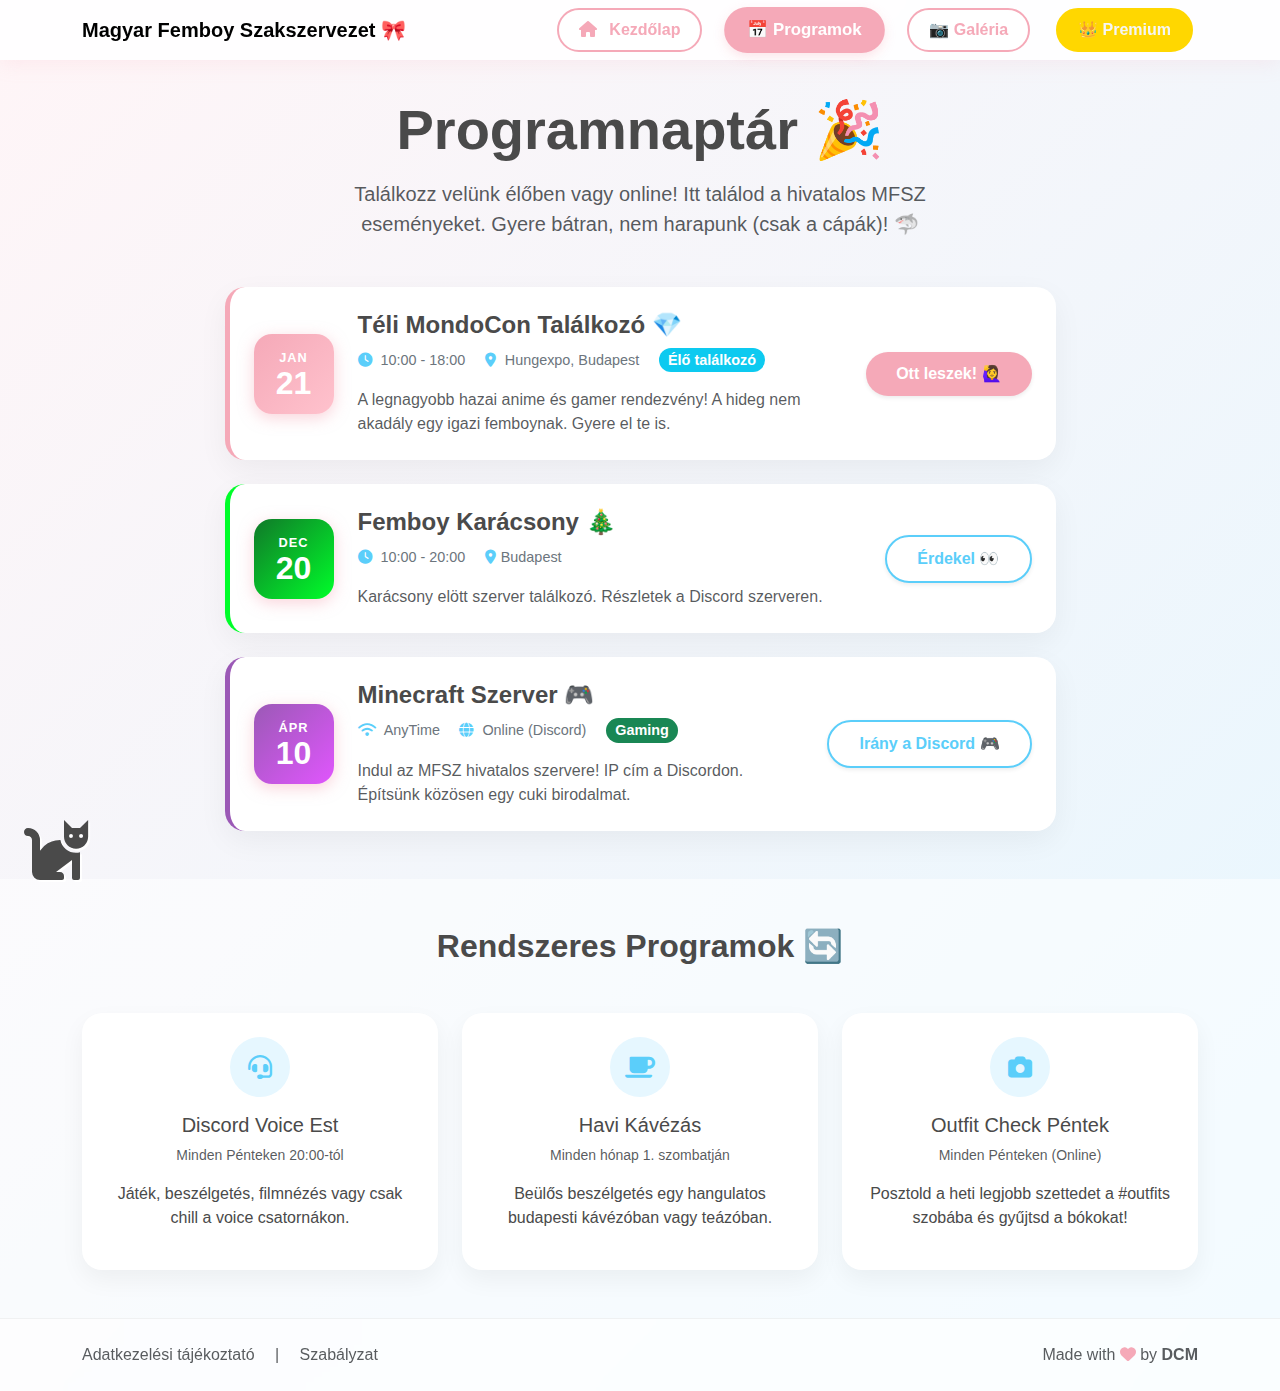
<file: events.html>
<!DOCTYPE html>
<html lang="hu">

<head>
    <meta charset="UTF-8">
    <meta name="viewport" content="width=device-width, initial-scale=1.0">
    <title>Programok | MFSZ</title>
    <link href="https://cdn.jsdelivr.net/npm/bootstrap@5.3.0/dist/css/bootstrap.min.css" rel="stylesheet">
    <link rel="stylesheet" href="https://cdnjs.cloudflare.com/ajax/libs/font-awesome/6.0.0/css/all.min.css">
    <link rel="preload" href="style.css" as="style" onload="this.onload=null;this.rel='stylesheet'">
    <noscript>
        <link rel="stylesheet" href="style.css">
    </noscript>
</head>

<body>
    <div id="navbar-placeholder"></div>
    <section class="py-5 mt-5">
        <div class="container text-center">
            <h1 class="display-4 fw-bold mb-3">Programnaptár <span style="color: var(--pink)">🎉</span></h1>
            <p class="lead text-muted" style="max-width: 600px; margin: 0 auto;">
                Találkozz velünk élőben vagy online! Itt találod a hivatalos MFSZ eseményeket.
                Gyere bátran, nem harapunk (csak a cápák)! 🦈
            </p>
        </div>
    </section>

    <section class="pb-5">
        <div class="container">
            <div class="row justify-content-center g-4">

                <div class="col-lg-9">
                    <div class="event-card-modern p-4 d-flex align-items-center flex-column flex-md-row gap-4">
                        <div class="date-box">
                            <span class="month">JAN</span>
                            <span class="day">21</span>
                        </div>

                        <div class="flex-grow-1 text-center text-md-start">
                            <h3 class="h4 fw-bold mb-2">Téli MondoCon Találkozó 💎</h3>
                            <div class="event-meta mb-3">
                                <span><i class="fas fa-clock"></i> 10:00 - 18:00</span>
                                <span><i class="fas fa-map-marker-alt"></i> Hungexpo, Budapest</span>
                                <span class="badge bg-info text-white rounded-pill">Élő találkozó</span>
                            </div>
                            <p class="text-muted mb-0">
                                A legnagyobb hazai anime és gamer rendezvény! A hideg nem akadály egy igazi femboynak.
                                Gyere el te is.
                            </p>
                        </div>

                        <div>
                            <a href="#" class="btn btn-primary-custom shadow-sm text-nowrap">Ott leszek! 🙋‍♀️</a>
                        </div>
                    </div>
                </div>

                <div class="col-lg-9">
                    <div class="event-card-modern p-4 d-flex align-items-center flex-column flex-md-row gap-4"
                        style="border-left-color: #00fe2a;">
                        <div class="date-box" style="background: linear-gradient(135deg, #107929, #00fe2a);">
                            <span class="month">DEC</span>
                            <span class="day">20</span>
                        </div>

                        <div class="flex-grow-1 text-center text-md-start">
                            <h3 class="h4 fw-bold mb-2">Femboy Karácsony 🎄</h3>
                            <div class="event-meta mb-3">
                                <span><i class="fas fa-clock"></i> 10:00 - 20:00</span>
                                <span><i class="fas fa-map-marker-alt"></i>Budapest</span>
                            </div>
                            <p class="text-muted mb-0">
                                Karácsony elött szerver találkozó. Részletek a Discord szerveren.
                            </p>
                        </div>

                        <div>
                            <a href="#" class="btn btn-secondary-custom shadow-sm text-nowrap">Érdekel 👀</a>
                        </div>
                    </div>
                </div>

                <div class="col-lg-9">
                    <div class="event-card-modern p-4 d-flex align-items-center flex-column flex-md-row gap-4"
                        style="border-left-color: #9b59b6;">
                        <div class="date-box" style="background: linear-gradient(135deg, #9b59b6, #e056fd);">
                            <span class="month">ÁPR</span>
                            <span class="day">10</span>
                        </div>

                        <div class="flex-grow-1 text-center text-md-start">
                            <h3 class="h4 fw-bold mb-2">Minecraft Szerver 🎮</h3>
                            <div class="event-meta mb-3">
                                <span><i class="fas fa-wifi"></i> AnyTime</span>
                                <span><i class="fas fa-globe"></i> Online (Discord)</span>
                                <span class="badge bg-success text-white rounded-pill">Gaming</span>
                            </div>
                            <p class="text-muted mb-0">
                                Indul az MFSZ hivatalos szervere! IP cím a Discordon.
                                <br>Építsünk közösen egy cuki birodalmat.

                            </p>
                        </div>

                        <div>
                            <a href="index#social-stats" class="btn btn-secondary-custom shadow-sm text-nowrap">Irány a
                                Discord
                                🎮</a>
                        </div>
                    </div>
                </div>

            </div>
        </div>
    </section>

    <section class="py-5 bg-white bg-opacity-50">
        <div class="container">
            <h2 class="text-center fw-bold mb-5">Rendszeres Programok 🔄</h2>
            <div class="row g-4 justify-content-center">

                <div class="col-md-4">
                    <div class="custom-card p-4 text-center h-100">
                        <div class="regular-event-icon mx-auto">
                            <i class="fas fa-headset"></i>
                        </div>
                        <h5>Discord Voice Est</h5>
                        <p class="text-muted small">Minden Pénteken 20:00-tól</p>
                        <p>Játék, beszélgetés, filmnézés vagy csak chill a voice csatornákon.</p>
                    </div>
                </div>

                <div class="col-md-4">
                    <div class="custom-card p-4 text-center h-100">
                        <div class="regular-event-icon mx-auto">
                            <i class="fas fa-coffee"></i>
                        </div>
                        <h5>Havi Kávézás</h5>
                        <p class="text-muted small">Minden hónap 1. szombatján</p>
                        <p>Beülős beszélgetés egy hangulatos budapesti kávézóban vagy teázóban.</p>
                    </div>
                </div>

                <div class="col-md-4">
                    <div class="custom-card p-4 text-center h-100">
                        <div class="regular-event-icon mx-auto">
                            <i class="fas fa-camera"></i>
                        </div>
                        <h5>Outfit Check Péntek</h5>
                        <p class="text-muted small">Minden Pénteken (Online)</p>
                        <p>Posztold a heti legjobb szettedet a #outfits szobába és gyűjtsd a bókokat!</p>
                    </div>
                </div>

            </div>
        </div>
    </section>
    <div id="corner-cat" class="d-none d-sm-block corner-cat">
        <div class="speech-bubble" id="cat-bubble">Nyau! 😽</div>
        <i class="fas fa-cat cat-icon"></i>
    </div>

    <div class="modal fade" id="premiumModal" tabindex="-1" aria-hidden="true">
        <div class="modal-dialog modal-dialog-centered">
            <div class="modal-content text-center p-5" style="border: 3px solid gold;">
                <h2 class="fw-bold mb-5">👑 Prémium Tagság</h2>
                <p class="lead">A tartalom megtekintéséhez életkor-ellenőrzés szükséges.</p>
                <p class="fw-bold text-danger">Elmúltál már 18 éves?</p>

                <div class="d-flex justify-content-center gap-3 mt-3">
                    <button class="btn btn-success btn-lg px-4" id="btn-age-yes">IGEN</button>
                    <button class="btn btn-secondary btn-lg px-4" data-bs-dismiss="modal">NEM</button>
                </div>
            </div>
        </div>
    </div>
    <div id="footer-placeholder"></div>

    <script src="script.js"></script>
    <script src="https://cdn.jsdelivr.net/npm/bootstrap@5.3.0/dist/js/bootstrap.bundle.min.js"></script>
</body>

</html>
</file>
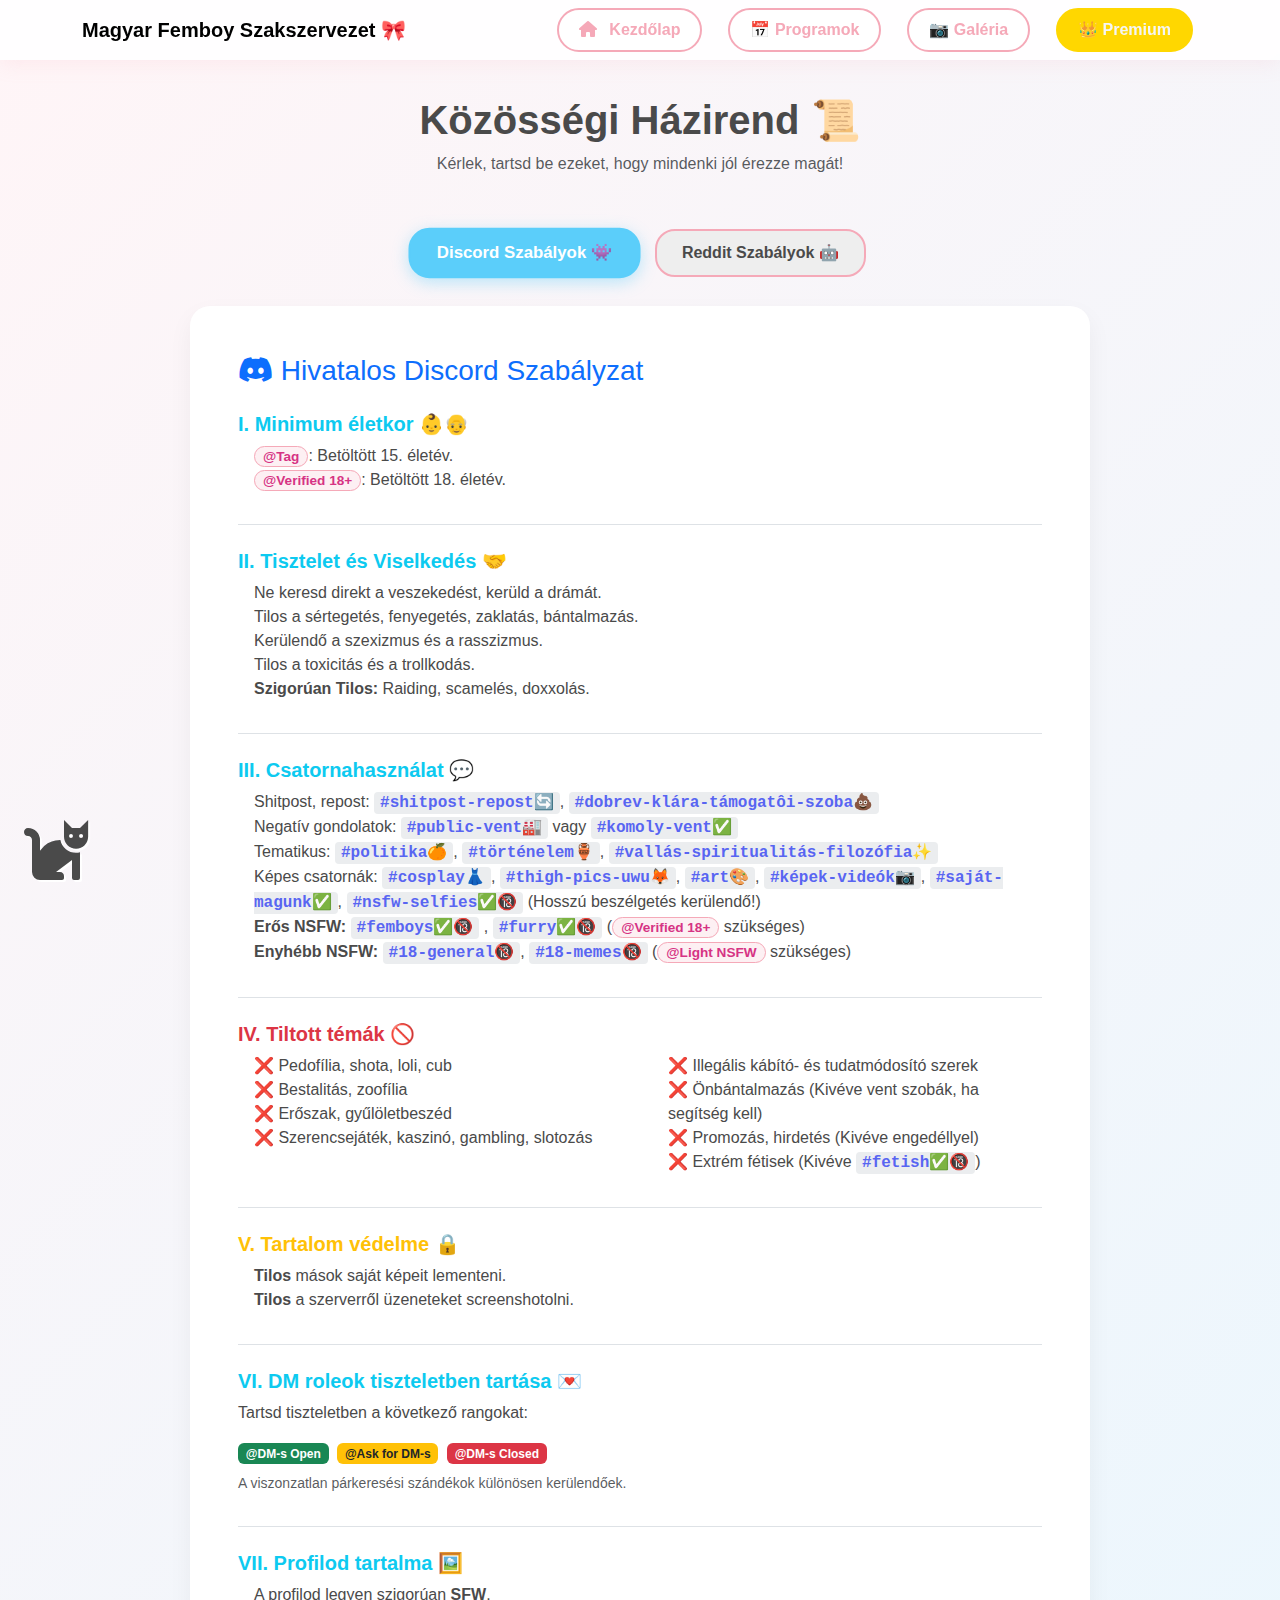
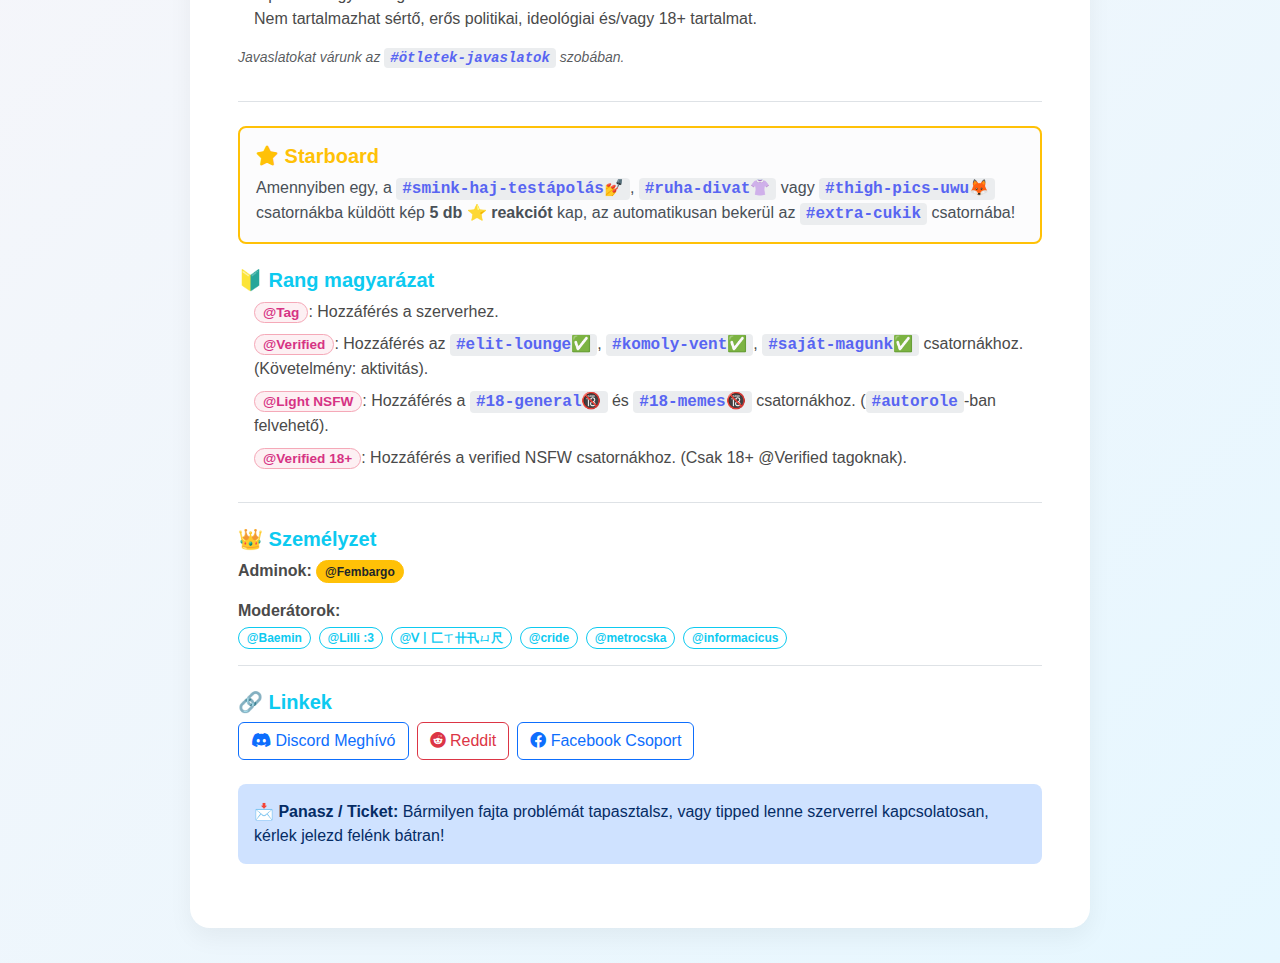
<file: rules.html>
<!DOCTYPE html>
<html lang="hu">

<head>
    <meta charset="UTF-8">
    <meta name="viewport" content="width=device-width, initial-scale=1.0">
    <title>Házirend | MFSZ</title>
    <link href="https://cdn.jsdelivr.net/npm/bootstrap@5.3.0/dist/css/bootstrap.min.css" rel="stylesheet">
    <link rel="stylesheet" href="https://cdnjs.cloudflare.com/ajax/libs/font-awesome/6.0.0/css/all.min.css">
    <link rel="preload" href="style.css" as="style" onload="this.onload=null;this.rel='stylesheet'">
    <noscript>
        <link rel="stylesheet" href="style.css">
    </noscript>
</head>

<body>
    <div id="navbar-placeholder"></div>

    <section class="py-5 mt-5">
        <div class="container">
            <div class="text-center mb-5">
                <h1 class="fw-bold">Közösségi Házirend 📜</h1>
                <p class="text-muted">Kérlek, tartsd be ezeket, hogy mindenki jól érezze magát!</p>
            </div>

            <ul class="nav nav-pills justify-content-center mb-4" id="rulesTab" role="tablist">
                <li class="nav-item" role="presentation">
                    <button class="nav-link  active" id="discord-tab" data-bs-toggle="pill" data-bs-target="#discord"
                        type="button" role="tab">Discord Szabályok 👾</button>
                </li>
                <li class="nav-item" role="presentation">
                    <button class="nav-link" id="reddit-tab" data-bs-toggle="pill" data-bs-target="#reddit"
                        type="button" role="tab">Reddit Szabályok 🤖</button>
                </li>
            </ul>

            <div class="tab-content" id="rulesTabContent">

                <div class="tab-pane fade show active" id="discord" role="tabpanel">
                    <div class="custom-card p-4 p-md-5 mx-auto" style="max-width: 900px;">
                        <h3 class="mb-4 text-primary"><i class="fab fa-discord"></i> Hivatalos Discord Szabályzat</h3>

                        <div class="mb-4 border-bottom pb-3">
                            <h4 class="h5 text-info fw-bold">I. Minimum életkor 👶👴</h4>
                            <ul class="list-unstyled ps-3">
                                <li><span class="role-tag">@Tag</span>: Betöltött 15. életév.</li>
                                <li><span class="role-tag">@Verified 18+</span>: Betöltött 18. életév.</li>
                            </ul>
                        </div>

                        <div class="mb-4 border-bottom pb-3">
                            <h4 class="h5 text-info fw-bold">II. Tisztelet és Viselkedés 🤝</h4>
                            <ul class="list-unstyled ps-3">
                                <li>Ne keresd direkt a veszekedést, kerüld a drámát.</li>
                                <li>Tilos a sértegetés, fenyegetés, zaklatás, bántalmazás.</li>
                                <li>Kerülendő a szexizmus és a rasszizmus.</li>
                                <li>Tilos a toxicitás és a trollkodás.</li>
                                <li><strong>Szigorúan Tilos:</strong> Raiding, scamelés, doxxolás.</li>
                            </ul>
                        </div>

                        <div class="mb-4 border-bottom pb-3">
                            <h4 class="h5 text-info fw-bold">III. Csatornahasználat 💬</h4>
                            <ul class="list-unstyled ps-3">
                                <li>Shitpost, repost: <span class="channel-tag">#shitpost-repost🔄</span>, <span
                                        class="channel-tag">#dobrev-klára-támogatôi-szoba💩</span></li>
                                <li>Negatív gondolatok: <span class="channel-tag">#public-vent🏭</span> vagy <span
                                        class="channel-tag">#komoly-vent✅</span></li>
                                <li>Tematikus: <span class="channel-tag">#politika🍊</span>, <span
                                        class="channel-tag">#történelem🏺</span>, <span
                                        class="channel-tag">#vallás-spiritualitás-filozófia✨</span> </li>
                                <li>Képes csatornák: <span class="channel-tag">#cosplay👗</span>, <span
                                        class="channel-tag">#thigh-pics-uwu🦊</span>, <span
                                        class="channel-tag">#art🎨</span>, <span
                                        class="channel-tag">#képek-videók📷</span>, <span
                                        class="channel-tag">#saját-magunk✅</span>, <span
                                        class="channel-tag">#nsfw-selfies✅🔞</span> (Hosszú beszélgetés kerülendő!)
                                </li>
                                <li><strong>Erős NSFW:</strong> <span class="channel-tag">#femboys✅🔞</span> , <span
                                        class="channel-tag">#furry✅🔞</span> (<span class="role-tag">@Verified
                                        18+</span> szükséges)</li>
                                <li><strong>Enyhébb NSFW:</strong> <span class="channel-tag">#18-general🔞</span>,
                                    <span class="channel-tag">#18-memes🔞</span> (<span class="role-tag">@Light
                                        NSFW</span> szükséges)
                                </li>
                            </ul>
                        </div>

                        <div class="mb-4 border-bottom pb-3">
                            <h4 class="h5 text-danger fw-bold">IV. Tiltott témák 🚫</h4>
                            <div class="row">
                                <div class="col-md-6">
                                    <ul class="list-unstyled ps-3">
                                        <li>❌ Pedofília, shota, loli, cub</li>
                                        <li>❌ Bestalitás, zoofília</li>
                                        <li>❌ Erőszak, gyűlöletbeszéd</li>
                                        <li>❌ Szerencsejáték, kaszinó, gambling, slotozás</li>
                                    </ul>
                                </div>
                                <div class="col-md-6">
                                    <ul class="list-unstyled ps-3">
                                        <li>❌ Illegális kábító- és tudatmódosító szerek</li>
                                        <li>❌ Önbántalmazás (Kivéve vent szobák, ha segítség kell)</li>
                                        <li>❌ Promozás, hirdetés (Kivéve engedéllyel)</li>
                                        <li>❌ Extrém fétisek (Kivéve <span class="channel-tag">#fetish✅🔞</span>)</li>
                                    </ul>
                                </div>
                            </div>
                        </div>

                        <div class="mb-4 border-bottom pb-3">
                            <h4 class="h5 text-warning fw-bold">V. Tartalom védelme 🔒</h4>
                            <ul class="list-unstyled ps-3">
                                <li><strong>Tilos</strong> mások saját képeit lementeni.</li>
                                <li><strong>Tilos</strong> a szerverről üzeneteket screenshotolni.</li>
                            </ul>
                        </div>

                        <div class="mb-4 border-bottom pb-3">
                            <h4 class="h5 text-info fw-bold">VI. DM roleok tiszteletben tartása 💌</h4>
                            <p>Tartsd tiszteletben a következő rangokat:</p>
                            <span class="badge bg-success me-1">@DM-s Open</span>
                            <span class="badge bg-warning text-dark me-1">@Ask for DM-s</span>
                            <span class="badge bg-danger">@DM-s Closed</span>
                            <p class="mt-2 text-muted small">A viszonzatlan párkeresési szándékok különösen kerülendőek.
                            </p>
                        </div>

                        <div class="mb-4 border-bottom pb-3">
                            <h4 class="h5 text-info fw-bold">VII. Profilod tartalma 🖼️</h4>
                            <ul class="list-unstyled ps-3">
                                <li>A profilod legyen szigorúan <strong>SFW</strong>.</li>
                                <li>Nem tartalmazhat sértő, erős politikai, ideológiai és/vagy 18+ tartalmat.</li>
                            </ul>
                            <p class="small text-muted"><em>Javaslatokat várunk az <span
                                        class="channel-tag">#ötletek-javaslatok</span> szobában.</em></p>
                        </div>

                        <div class="alert alert-light border-warning border border-2 rounded-3 mb-4">
                            <h5 class="fw-bold text-warning"><i class="fas fa-star"></i> Starboard</h5>
                            <p class="mb-0">
                                Amennyiben egy, a <span class="channel-tag">#smink-haj-testápolás💅</span>, <span
                                    class="channel-tag">#ruha-divat👚</span> vagy <span
                                    class="channel-tag">#thigh-pics-uwu🦊</span> csatornákba küldött kép
                                <strong>5 db ⭐ reakciót</strong> kap, az automatikusan bekerül az <span
                                    class="channel-tag">#extra-cukik</span> csatornába!
                            </p>
                        </div>

                        <div class="mb-4 border-bottom pb-3">
                            <h4 class="h5 text-info fw-bold">🔰 Rang magyarázat</h4>
                            <ul class="list-unstyled ps-3">
                                <li class="mb-2"><span class="role-tag">@Tag</span>: Hozzáférés a szerverhez.</li>
                                <li class="mb-2"><span class="role-tag">@Verified</span>: Hozzáférés az <span
                                        class="channel-tag">#elit-lounge✅</span>, <span
                                        class="channel-tag">#komoly-vent✅</span>, <span
                                        class="channel-tag">#saját-magunk✅</span> csatornákhoz. (Követelmény:
                                    aktivitás).</li>
                                <li class="mb-2"><span class="role-tag">@Light NSFW</span>: Hozzáférés a <span
                                        class="channel-tag">#18-general🔞</span> és <span
                                        class="channel-tag">#18-memes🔞</span> csatornákhoz. (<span
                                        class="channel-tag">#autorole</span>-ban felvehető).</li>
                                <li class="mb-2"><span class="role-tag">@Verified 18+</span>: Hozzáférés a verified NSFW
                                    csatornákhoz. (Csak 18+ @Verified tagoknak).</li>
                            </ul>
                        </div>

                        <div class="mb-4 border-bottom pb-3">
                            <h4 class="h5 text-info fw-bold">👑 Személyzet</h4>
                            <div class="row g-3">
                                <div class="col-12">
                                    <strong>Adminok:</strong>
                                    <span
                                        class="badge rounded-pill bg-warning text-dark border border-warning">@Fembargo</span>
                                </div>
                                <div class="col-12">
                                    <strong>Moderátorok:</strong>
                                    <div class="d-flex flex-wrap gap-2 mt-1">
                                        <span class="badge rounded-pill border border-info text-info">@Baemin</span>
                                        <span class="badge rounded-pill border border-info text-info">@Lilli :3</span>
                                        <span class="badge rounded-pill border border-info text-info">@ᐯ丨匚ㄒ卄卂ㄩ尺</span>
                                        <span class="badge rounded-pill border border-info text-info">@cride</span>
                                        <span class="badge rounded-pill border border-info text-info">@metrocska</span>
                                        <span
                                            class="badge rounded-pill border border-info text-info">@informacicus</span>
                                    </div>
                                </div>
                            </div>
                        </div>

                        <div class="mb-4">
                            <h4 class="h5 text-info fw-bold">🔗 Linkek</h4>
                            <div class="d-flex flex-column flex-sm-row gap-2">
                                <a href="https://discord.gg/magyarfemboy" target="_blank"
                                    class="btn btn-outline-primary"><i class="fab fa-discord"></i> Discord Meghívó</a>
                                <a href="https://www.reddit.com/r/MagyarFemboyCommunity/" target="_blank"
                                    class="btn btn-outline-danger"><i class="fab fa-reddit"></i> Reddit</a>
                                <a href="https://www.facebook.com/groups/magyarfemboy/" target="_blank"
                                    class="btn btn-outline-primary"><i class="fab fa-facebook"></i> Facebook Csoport</a>
                            </div>
                        </div>

                        <div class="alert alert-primary border-0 rounded-3">
                            <strong>📩 Panasz / Ticket:</strong> Bármilyen fajta problémát tapasztalsz, vagy tipped
                            lenne szerverrel kapcsolatosan, kérlek jelezd felénk bátran!
                        </div>

                    </div>
                </div>
                <div class="tab-pane fade" id="reddit" role="tabpanel">
                    <div class="custom-card p-4 p-md-5 mx-auto" style="max-width: 900px;">
                        <h3 class="mb-4 text-danger"><i class="fab fa-reddit"></i> r/MagyarFemboyCommunity Szabályzat
                        </h3>
                        <ol class="list-group list-group-numbered list-group-flush">
                            <li class="list-group-item border-0"><strong>Nincs NSFW 🔞:</strong> Explicit tartalom és
                                "hívogató" képek tiltottak.</li>
                            <li class="list-group-item border-0"><strong>Nincs ismerkedés 💔:</strong> Ne utalj
                                párkeresésre.</li>
                            <li class="list-group-item border-0"><strong>Saját képek 📸:</strong> Vagy jelöld meg a
                                forrást.</li>
                            <li class="list-group-item border-0"><strong>Hirdetés 📢:</strong> Tilos promózni.</li>
                            <li class="list-group-item border-0"><strong>Ne legyél freak/gooner 🧟‍♂️:</strong> Képeket
                                kéregetni tilos.</li>
                            <li class="list-group-item border-0"><strong>Elfogadás 🏳️‍🌈:</strong>
                                Homofóbia/Transzfóbia tilos.</li>
                        </ol>
                    </div>
                </div>
            </div>
        </div>
    </section>

    <div id="corner-cat" class="d-none d-sm-block corner-cat">
        <div class="speech-bubble" id="cat-bubble">Nyau! 😽</div>
        <i class="fas fa-cat cat-icon"></i>
    </div>

    <div class="modal fade" id="premiumModal" tabindex="-1" aria-hidden="true">
        <div class="modal-dialog modal-dialog-centered">
            <div class="modal-content text-center p-4" style="background: #fff0f3; border: 3px solid gold;">
                <h2 class="fw-bold mb-3">👑 Prémium Tagság</h2>
                <p class="lead">A tartalom megtekintéséhez életkor-ellenőrzés szükséges.</p>
                <p class="fw-bold text-danger">Elmúltál már 18 éves?</p>

                <div class="d-flex justify-content-center gap-3 mt-3">
                    <button class="btn btn-success btn-lg px-4" id="btn-age-yes">IGEN</button>
                    <button class="btn btn-secondary btn-lg px-4" data-bs-dismiss="modal">NEM</button>
                </div>
            </div>
        </div>
    </div>
    <script src="https://cdn.jsdelivr.net/npm/bootstrap@5.3.0/dist/js/bootstrap.bundle.min.js"></script>
    <script src="script.js"></script>
</body>

</html>
</file>
<file: style.css>
:root {
    --pink: #f5a9b8;
    --blue: #5bcefa;
    --dark: #4a4a4a;
    --bg-gradient: linear-gradient(135deg, #fff5f7 0%, #e6f7ff 100%);
}

body {
    font-family: 'Quicksand', sans-serif;
    /* Ez most már a Bunny Fonts-ról jön */
    color: var(--dark);
    background: var(--bg-gradient);
    overflow-x: hidden;
    min-height: 100vh;
    display: flex;
    flex-direction: column;
}

/* --- Bootstrap Overrides & Custom Theme --- */
.navbar-nav .nav-link {
    background-color: white;
    /* Alap: Fehér háttér */
    color: var(--pink) !important;
    /* Alap: Rózsaszín szöveg */
    border: 2px solid var(--pink);
    /* Alap: Rózsaszín keret */
    border-radius: 50px;
    padding: 8px 20px !important;
    font-weight: 700;
    transition: all 0.3s ease;
    margin: 0 5px;
}

/* HOVER (Egér ráhúzása) - Kék kitöltés */
.navbar-nav .nav-link:hover {
    background-color: var(--blue) !important;
    border-color: var(--blue) !important;
    color: white !important;
    transform: translateY(-2px);
}

.navbar-nav .nav-link.active-page {
    background-color: var(--pink) !important;
    color: white !important;
    border-color: var(--pink) !important;
    transform: scale(1.05);
    box-shadow: 0 4px 10px rgba(245, 169, 184, 0.3);
}

/* Navbar Glassmorphism */
.navbar-glass {
    background: rgba(255, 255, 255, 0.9);
    backdrop-filter: blur(10px);
    box-shadow: 0 4px 20px rgba(245, 169, 184, 0.15);
}

.navbar-toggler {
    color: var(--pink);
}

/* Alapvető távolság és stílus a füleknek */
.nav-pills .nav-item {
    margin: 5px;
    /* Kicsi térköz minden irányból */
}

.nav-pills .nav-link {
    background-color: #e9ecef;
    color: var(--dark);
    border: 2px solid var(--pink);
    margin: 0 8px;
    padding: 10px 25px;
    border-radius: 50px;
    font-weight: 700;
    transition: all 0.3s ease;
}

.nav-link {
    font-weight: 600;
    color: var(--dark) !important;
    transition: 0.3s;
}

.nav-pills .nav-link:hover {
    background-color: #fff0f3;
    color: var(--pink);
    transform: translateY(-2px);
}

.btn-nav {
    background: var(--pink);
    color: white !important;
    border-radius: 20px;
    padding: 0.5rem 1.2rem !important;
    font-weight: 700;
    transition: all 0.3s ease;
    border: 2px solid var(--pink);
}

.btn-nav:hover,
.btn-nav:active,
.btn-nav:focus {
    background: var(--blue) !important;
    border-color: var(--blue) !important;
    color: white !important;
    transform: translateY(-2px);
    box-shadow: 0 4px 15px rgba(91, 206, 250, 0.4);
}

.btn-social-custom {
    display: flex;
    align-items: center;
    justify-content: center;
    width: 100%;
    padding: 12px 20px;
    font-size: 1.1rem;
    font-weight: 800;
    border-radius: 15px;
    text-decoration: none;
    transition: all 0.3s cubic-bezier(0.175, 0.885, 0.32, 1.275);
    border: none;
    margin-bottom: 1.5rem;
    color: white !important;
    box-shadow: 0 4px 15px rgba(0, 0, 0, 0.1);
}

.btn-social-custom i {
    margin-right: 10px;
    font-size: 1.4rem;
}

.btn-social-custom:hover {
    transform: translateY(-3px) scale(1.02);
    box-shadow: 0 8px 25px rgba(0, 0, 0, 0.2);
    color: white !important;
}

.btn-discord {
    background-color: #5865F2;
}

.btn-discord:hover {
    background-color: #4752c4;
}

.btn-reddit {
    background-color: #FF4500;
}

.btn-instagram {
    background: linear-gradient(45deg, #f09433 0%, #e6683c 25%, #dc2743 50%, #cc2366 75%, #bc1888 100%);
    color: white !important;
    border: none;
    border-radius: 20px;
    padding: 4px 12px;
    font-size: 0.85rem;
    font-weight: 700;
    transition: all 0.3s ease;
    text-decoration: none;
    display: inline-flex;
    align-items: center;
    gap: 5px;
    box-shadow: 0 4px 10px rgba(188, 24, 136, 0.3);
}

.btn-instagram:hover {
    filter: brightness(1.2);
    transform: translateY(-2px);
    color: white !important;
}

.btn-reddit:hover {
    background-color: #e03d00;
    color: white !important;
    transform: translateY(-2px);
    box-shadow: 0 4px 10px rgba(255, 69, 0, 0.4);
}

.hero-section {
    padding: 4rem 0;
    min-height: 85vh;
    display: flex;
    align-items: center;
}

.gradient-text {
    background: linear-gradient(to right, var(--blue), var(--pink));
    -webkit-background-clip: text;
    -webkit-text-fill-color: transparent;
    font-weight: 800;
}

.btn-primary-custom {
    background-color: var(--pink);
    border: none;
    color: white;
    border-radius: 50px;
    padding: 10px 30px;
    font-weight: 700;
    box-shadow: 0 5px 15px rgba(245, 169, 184, 0.4);
    transition: 0.3s;
}

.btn-primary-custom:hover {
    background-color: #f08ca0;
    color: white;
    transform: translateY(-3px);
}

.btn-secondary-custom {
    background-color: white;
    border: 2px solid var(--blue);
    color: var(--blue);
    border-radius: 50px;
    padding: 10px 30px;
    font-weight: 700;
    transition: 0.3s;
}

.btn-secondary-custom:hover {
    background-color: var(--blue);
    color: white;
}

/* Kártyák és Dobozok */
.custom-card {
    border: none;
    border-radius: 20px;
    box-shadow: 0 10px 25px rgba(0, 0, 0, 0.05);
    background: white;
    transition: 0.3s;
}

.custom-card:hover {
    transform: translateY(-5px);
}

/* Admin képek */
.admin-img {
    width: 120px;
    height: 120px;
    border-radius: 50%;
    object-fit: cover;
    border: 4px solid var(--pink);
    margin: 0 auto 1rem auto;
}

/* Form */
.form-control {
    border-radius: 12px;
    padding: 12px;
    border: 2px solid #eee;
}

.form-control:focus {
    border-color: var(--pink);
    box-shadow: none;
}

textarea {
    resize: vertical;
    min-height: 120px;
}

/* Szabályzat Tabs */
.nav-pills .nav-link.active,
.nav-pills .show>.nav-link {
    background-color: var(--blue) !important;
    /* Kék háttér - EZE FONTOS A LÁTHATÓSÁGHOZ */
    color: white !important;
    /* Fehér szöveg */
    border-color: var(--blue) !important;
    box-shadow: 0 4px 15px rgba(91, 206, 250, 0.4);
    /* Kék árnyék */
    transform: scale(1.05);
    /* Kicsit megnő */
}

.nav-pills .nav-link {
    color: var(--dark);
    background-color: #eee;
    margin: 0 5px;
    border-radius: 20px;
    font-weight: 700;
}

/* Szabályzat elemek */
.channel-tag {
    background: #ebedef;
    color: #5865F2;
    padding: 2px 6px;
    border-radius: 4px;
    font-family: monospace;
    font-weight: bold;
}

.role-tag {
    background: #fdf0f3;
    color: #d63384;
    padding: 2px 8px;
    border-radius: 12px;
    font-weight: 700;
    font-size: 0.85em;
    border: 1px solid var(--pink);
}

/* Gallery */
.photo-item {
    position: relative;
    height: 300px;
    border-radius: 15px;
    overflow: hidden;
    cursor: pointer;
}

.photo-item img {
    width: 100%;
    height: 100%;
    object-fit: cover;
    transition: transform 0.5s;
}

.photo-item:hover img {
    transform: scale(1.1);
}

.photo-overlay {
    position: absolute;
    bottom: 0;
    left: 0;
    right: 0;
    background: linear-gradient(to top, rgba(0, 0, 0, 0.7), transparent);
    color: white;
    padding: 1rem;
    font-weight: 700;
}

/* --- Modern Event Cards --- */
.event-card-modern {
    background: white;
    border: none;
    border-radius: 20px;
    overflow: hidden;
    box-shadow: 0 10px 30px rgba(0, 0, 0, 0.05);
    transition: all 0.4s ease;
    position: relative;
    border-left: 5px solid var(--pink);
    /* Bal oldali díszcsík */
}

.event-card-modern:hover {
    transform: translateY(-8px);
    box-shadow: 0 20px 40px rgba(245, 169, 184, 0.3);
}

.date-box {
    background: linear-gradient(135deg, var(--pink), #ffc2cd);
    color: white;
    width: 80px;
    height: 80px;
    border-radius: 18px;
    display: flex;
    flex-direction: column;
    align-items: center;
    justify-content: center;
    box-shadow: 0 4px 15px rgba(245, 169, 184, 0.5);
    flex-shrink: 0;
}

.date-box .month {
    font-size: 0.8rem;
    font-weight: 800;
    text-transform: uppercase;
    letter-spacing: 1px;
}

.date-box .day {
    font-size: 2rem;
    font-weight: 800;
    line-height: 1;
}

.event-meta span {
    margin-right: 15px;
    font-size: 0.9rem;
    color: #6c757d;
}

.event-meta i {
    color: var(--blue);
    margin-right: 5px;
}

/* Rendszeres programok ikonjai */
.regular-event-icon {
    width: 60px;
    height: 60px;
    background: #e6f7ff;
    color: var(--blue);
    border-radius: 50%;
    display: flex;
    align-items: center;
    justify-content: center;
    font-size: 1.5rem;
    margin-bottom: 1rem;
    transition: 0.3s;
}

.custom-card:hover .regular-event-icon {
    background: var(--blue);
    color: white;
    transform: rotate(10deg);
}

/* Szűrő Gombok */
.btn-filter {
    background: white;
    color: var(--pink);
    border: 2px solid var(--pink);
    border-radius: 50px;
    padding: 8px 20px;
    font-weight: 700;
    transition: all 0.3s ease;
}

.btn-filter:hover,
.btn-filter.active {
    background: var(--pink);
    color: white;
    transform: translateY(-2px);
    box-shadow: 0 4px 10px rgba(245, 169, 184, 0.4);
}

/* Képkártya */
.photo-item {
    position: relative;
    border-radius: 15px;
    overflow: hidden;
    cursor: pointer;
    aspect-ratio: 1 / 1;
    /* Négyzetes képek */
    background-color: #eee;
}

.photo-item img {
    width: 100%;
    height: 100%;
    object-fit: cover;
    transition: transform 0.5s ease;
}

.photo-item:hover img {
    transform: scale(1.1);
    /* Zoom effekt */
}

/* Overlay (Szöveg a képen) */
.photo-overlay {
    position: absolute;
    bottom: 0;
    left: 0;
    right: 0;
    background: linear-gradient(to top, rgba(0, 0, 0, 0.8), transparent);
    color: white;
    padding: 2rem 1rem 1rem;
    transform: translateY(100%);
    /* Alapból rejtve */
    transition: transform 0.3s ease;
    display: flex;
    flex-direction: column;
    align-items: center;
    justify-content: flex-end;
    height: 100%;
    opacity: 0;
}

.photo-item:hover .photo-overlay {
    transform: translateY(0);
    /* Megjelenés hoverre */
    opacity: 1;
}


/* Spinner színe */
.text-pink {
    color: var(--pink) !important;
}

/* Reddit képek címe mobilon ne lógjon ki */
.text-truncate {
    white-space: nowrap;
    overflow: hidden;
    text-overflow: ellipsis;
    max-width: 100%;
}

/* --- GALÉRIA & KÉP STÍLUSOK (Blurred Backdrop Effect) --- */

/* A konténer, ami tartja a homályos hátteret és az éles képet */
.photo-wrapper {
    position: relative;
    width: 100%;
    height: 300px;
    /* Fix magasság a rácsban */
    border-radius: 15px;
    overflow: hidden;
    background: #f0f0f0;
    cursor: pointer;
    box-shadow: 0 5px 15px rgba(0, 0, 0, 0.1);
    transition: transform 0.3s ease;
}

.photo-wrapper:hover {
    transform: translateY(-5px);
    box-shadow: 0 10px 25px rgba(245, 169, 184, 0.4);
}

/* 1. Réteg: A homályos háttér (Kitöltés) */
.blur-bg {
    position: absolute;
    top: 0;
    left: 0;
    right: 0;
    bottom: 0;
    background-size: cover;
    background-position: center;
    filter: blur(20px) brightness(0.9);
    transform: scale(1.2);
    /* Kicsit nagyítjuk, hogy a blur széle ne látsszon */
    z-index: 1;
}

/* 2. Réteg: Az éles kép (Illesztés) */
.main-photo {
    position: absolute;
    top: 0;
    left: 0;
    width: 100%;
    height: 100%;
    object-fit: contain;
    /* Így nem vágja le a képet */
    z-index: 2;
    transition: transform 0.5s ease;
}

.photo-wrapper:hover .main-photo {
    transform: scale(1.05);
}

.photo-wrapper:hover .photo-overlay {
    transform: translateY(0);
}

/* --- MODAL (NAGYÍTÁS) STÍLUSOK --- */

/* A modal ablaka igazodjon a tartalomhoz */
.modal-dialog-auto {
    max-width: fit-content !important;
    /* Szélesség a képhez igazodik */
    min-width: 300px;
    margin: 1.75rem auto;
}

.modal-content {
    background: rgba(255, 255, 255, 0.1);
    /* Átlátszó keret */
    backdrop-filter: blur(10px);
    border: none;
    box-shadow: none;
}

.modal-img-container {
    position: relative;
    display: inline-block;
    border-radius: 20px;
    overflow: hidden;
    box-shadow: 0 20px 50px rgba(0, 0, 0, 0.5);
    background: black;
    /* Ha a kép átlátszó lenne */
}

/* A nagyított kép */
#modalImage {
    display: block;
    max-height: 85vh;
    /* Hogy ne lógjon le a képernyőről */
    max-width: 100%;
    /* Mobilra */
    width: 100%;
    /* Eredeti képarány */
    height: auto;
    object-fit: contain;
}

/* Szöveges infó a modal alján */
.modal-caption-box {
    background: rgba(30, 30, 30, 0.95);
    /* Sötétebb, elegánsabb háttér */
    color: white;
    padding: 15px;
    text-align: center;
    border-bottom-left-radius: 15px;
    border-bottom-right-radius: 15px;
}

.modal-caption-box h4 {
    margin: 0;
    font-size: 1.3rem;
    color: var(--pink);
}

.modal-caption-box p {
    margin: 5px 0 0;
    font-size: 0.9rem;
    color: #ddd;
}

/* --- REDDIT KÁRTYA (FŐOLDAL) JAVÍTÁSA --- */
/* Ugyanaz a logika, mint a galériánál */
.reddit-image-wrapper {
    position: relative;
    width: 100%;
    height: 400px;
    border-radius: 15px;
    overflow: hidden;
    background: #ddd;
    margin-bottom: 1rem;
}

/* --- FOOTER STÍLUSOK --- */
footer {
    background: rgba(255, 255, 255, 0.8);
    backdrop-filter: blur(10px);
    border-top: 1px solid rgba(0, 0, 0, 0.05);
}

/* --- MODAL NAVIGÁCIÓS NYILAK --- */
.modal-nav-btn {
    position: absolute;
    top: 50%;
    /* Függőlegesen középre */
    transform: translateY(-50%);
    background: rgba(0, 0, 0, 0.4);
    /* Félig átlátszó fekete */
    color: rgba(255, 255, 255, 0.7);
    border: none;
    font-size: 2rem;
    padding: 15px 20px;
    cursor: pointer;
    z-index: 10;
    /* Legyen a kép felett */
    transition: all 0.3s ease;
    border-radius: 10px;
    outline: none !important;
}

/* Hover effekt: sötétebb háttér, élénkebb szín */
.modal-nav-btn:hover {
    background: rgba(0, 0, 0, 0.8);
    color: var(--pink);
}

.prev-btn {
    left: 10px;
}

/* Bal oldali nyíl */
.next-btn {
    right: 10px;
}

/* Jobb oldali nyíl */

/* Mobilon legyenek kicsit kisebbek */
@media (max-width: 576px) {
    .modal-nav-btn {
        font-size: 1.5rem;
        padding: 10px 15px;
        background: rgba(0, 0, 0, 0.3);
    }
}

/* 1. A bezáró gomb (X) javítása */
.modal-close-custom {
    position: absolute;
    top: 15px;
    right: 15px;
    width: 35px;
    height: 35px;
    background-color: rgba(0, 0, 0, 0.6);
    /* Sötét háttér */
    color: white;
    /* Fehér X */
    border: 2px solid rgba(255, 255, 255, 0.2);
    border-radius: 50%;
    /* Tökéletes kör */
    display: flex;
    align-items: center;
    justify-content: center;
    cursor: pointer;
    z-index: 1050;
    /* Legyen mindennek a tetején */
    transition: all 0.3s ease;
}

.modal-close-custom:hover {
    background-color: var(--pink);
    /* Rózsaszín hover */
    transform: rotate(90deg);
    /* Kis animáció */
}

/* --- REDDIT LINK GOMB A MODALBAN --- */
.btn-reddit-link {
    background-color: #FF4500;
    /* Hivatalos Reddit narancs */
    color: white;
    font-weight: 700;
    border: none;
    border-radius: 20px;
    padding: 5px 15px;
    transition: 0.3s;
}

.btn-reddit-link:hover {
    background-color: #e03d00;
    color: white;
    transform: translateY(-2px);
}

.hover-pink:hover {
    color: var(--pink) !important;
}

.text-pink {
    color: var(--pink);
}

/* --- FUN ELEGMEK (Macska & Premium) --- */

/* 1. Macska a sarokban */
.corner-cat {
    position: fixed;
    bottom: 20px;
    left: 20px;
    z-index: 9999;
    cursor: pointer;
    transition: transform 0.1s;
}

/* Macska ikon */
.cat-icon {
    font-size: 4rem;
    color: var(--dark);
    text-shadow: 2px 2px 0px white;
    transition: all 0.3s;
}

/* Cápa stílus (Kék és kicsit dől) */
.shark-mode .cat-icon {
    color: #5bcefa;
    /* Femboy kék / Cápa kék */
    transform: rotate(-10deg);
}

.corner-cat:active {
    transform: scale(0.9) translateY(5px);
}

.corner-cat:hover .cat-icon {
    color: var(--pink);
}

/* Cápa hover */
.shark-mode:hover .cat-icon {
    color: #4facfe;
}

/* Szövegbuborék */
.speech-bubble {
    position: absolute;
    bottom: 100%;
    left: 70px;
    margin-left: 0px;
    background: white;
    border: 2px solid var(--dark);
    padding: 8px 15px;
    border-radius: 15px;
    border-bottom-left-radius: 0;
    font-weight: 800;
    font-size: 1rem;
    white-space: nowrap;
    opacity: 0;
    pointer-events: none;
    transition: all 0.3s cubic-bezier(0.68, -0.55, 0.27, 1.55);
    margin-bottom: 15px;
    box-shadow: 3px 3px 0px rgba(0, 0, 0, 0.1);
}

/* A kis háromszög mutató */
.speech-bubble::after {
    content: '';
    position: absolute;
    top: 100%;
    left: 0;
    border-width: 8px;
    border-style: solid;
    border-color: var(--dark) transparent transparent transparent;
    border-left-color: var(--dark);
}

.speech-bubble.show {
    opacity: 1;
    transform: translateY(-5px);
}

@keyframes popUp {
    from {
        transform: translateX(-50%) scale(0);
    }

    to {
        transform: translateX(-50%) scale(1);
    }
}

/* 2. Értékelés Kártyák */
.review-card {
    background: #f8f9fa;
    border-left: 5px solid var(--pink);
    border-radius: 10px;
    padding: 20px;
    height: 100%;
    box-shadow: 0 5px 15px rgba(0, 0, 0, 0.05);
}

.stars {
    color: gold;
    letter-spacing: 2px;
}

/* --- ÉRTÉKELÉS CAROUSEL NYILAK --- */
.carousel-control-prev {
    left: -100px;
    /* Kijjebb toljuk balra */
}

.carousel-control-next {
    right: -100px;
    /* Kijjebb toljuk jobbra */
}

/* Mobilon ne lógjon ki a képernyőről */
@media (max-width: 768px) {
    .carousel-control-prev {
        left: 0;
    }

    .carousel-control-next {
        right: 0;
    }
}

/* Animáció a szűréshez */
@keyframes fadeInScale {
    from {
        opacity: 0;
        transform: scale(0.9);
    }

    to {
        opacity: 1;
        transform: scale(1);
    }
}

.animate-in {
    animation: fadeInScale 0.4s ease forwards;
}

@media (min-width: 992px) {
    .mobile-group {
        display: contents;
    }

    .mobile-group .nav-item {
        flex: none;
    }
}

/* --- MOBIL MENÜ JAVÍTÁSA (CSS GRID Rendszer) --- */
@media (max-width: 991px) {

    /* A menü konténere (Fehér doboz) */
    .navbar-collapse {
        backdrop-filter: blur(15px);
        padding: 20px;
        border-radius: 15px;
        margin-top: 15px;
        box-shadow: 0 10px 40px rgba(0, 0, 0, 0.15);
    }

    /* A menüpontok elrendezése (2x2 RÁCS) */
    .navbar-nav {
        display: grid;
        grid-template-columns: 1fr 1fr;
        /* Két egyenlő oszlop */
        grid-template-rows: auto auto;
        /* Két sor */
        gap: 15px;
        /* Távolság a gombok között */
        width: 100%;
    }

    /* --- POZÍCIÓK KIJELÖLÉSE --- */

    /* 1. Kezdőlap -> Bal Felső (1. sor, 1. oszlop) */
    .nav-home {
        grid-column: 1;
        grid-row: 1;
    }

    /* 2. Írj nekünk -> Jobb Felső (1. sor, 2. oszlop) */
    .nav-contact {
        grid-column: 2;
        grid-row: 1;
    }

    /* 3. Programok -> Bal Alsó (2. sor, 1. oszlop) */
    .nav-events {
        grid-column: 1;
        grid-row: 2;
    }

    /* 4. Galéria -> Jobb Alsó (2. sor, 2. oszlop) */
    .nav-gallery {
        grid-column: 2;
        grid-row: 2;
    }

    /* --- GOMBOK STÍLUSA MOBILON --- */

    /* Alapbeállítás minden gombhoz */
    .nav-item {
        width: 100%;
        /* Kitölti a rácsot */
    }

    .nav-link {
        width: 100%;
        height: 100%;
        /* Egyforma magasság */
        min-height: 50px;
        display: flex;
        align-items: center;
        justify-content: center;
        /* Középre zárt szöveg */
        text-align: center;
        margin: 0 !important;
        padding: 10px !important;
        border-radius: 12px;
        font-size: 0.95rem;
    }

    /* Hover/Aktív állapot mobilon */
    .navbar-nav .nav-link:active,
    .navbar-nav .nav-link.active-page {
        transform: scale(0.98);
        /* Kicsi nyomás effekt */
        border-color: var(--pink) !important;
        background-color: var(--pink) !important;
    }

}
</file>
